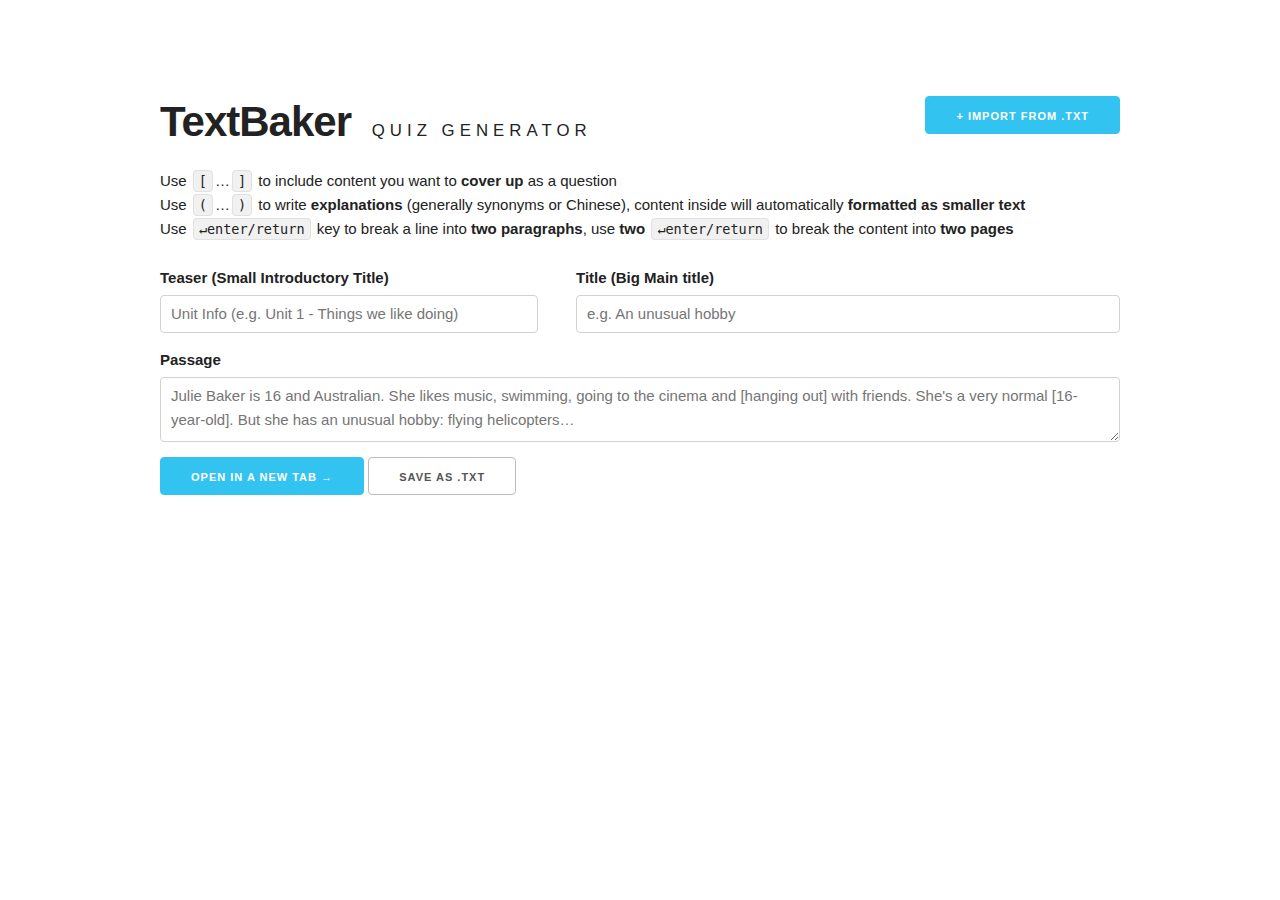
<file: index.html>
<!DOCTYPE html>
<html lang="en">
	<head>
		<meta charset="utf-8">
		<meta http-equiv="X-UA-Compatible" content="IE=edge">
		<title>TextBaker</title>
		<meta name="renderer" content="webkit">
		<meta name="viewport" content="width=device-width,minimum-scale=1.0,maximum-scale=1.0,initial-scale=1.0,user-scalable=0">
		<link rel="stylesheet" href="css/skeleton.css">
		<style>
			small{
				font-weight: 200;
				font-size: 0.4em;
				text-transform: uppercase;
				letter-spacing: 0.3em;
				margin-left: 10px;
			}
			
		</style>
	</head>
	<body>
		<div class="container">
			<div class="row">
				<div style="margin-top: 10%">
					<h2>
						<strong>TextBaker</strong>
						<small>Quiz Generator</small>
						<button id="import" class="button-primary u-pull-right">+ Import from .txt</button>
					</h2>
					<p>
						Use <code>[</code>…<code>]</code> to include content you want to <strong>cover up</strong> as a question<br/>
						Use <code>(</code>…<code>)</code> to write <strong>explanations</strong> (generally synonyms or Chinese), content inside will automatically <strong>formatted as smaller text</strong><br/>
						Use <code>↵enter/return</code> key to break a line into <strong>two paragraphs</strong>, use <strong>two</strong> <code>↵enter/return</code> to break the content into <strong>two pages</strong><br/>
					</p>
					<form action="index.php" method="post" autocomplete="off">
						<div class="row">
							<div class="five columns">
								<label for="teaaser">Teaser (Small Introductory Title)</label>
								<input name="Teaser" class="u-full-width" type="text" placeholder="Unit Info (e.g. Unit 1 - Things we like doing)" id="teaser">
							</div>
							<div class="seven columns">
								<label for="title">Title (Big Main title)</label>
								<input name="title" class="u-full-width" type="text" placeholder="e.g. An unusual hobby" id="title">
							</div>
						</div>
						<input id="file" name="file" type="hidden" value="123">
						<label for="passage">Passage</label>
						<textarea name="passage" class="twelve columns" placeholder="Julie Baker is 16 and Australian. She likes music, swimming, going to the cinema and [hanging out] with friends. She's a very normal [16-year-old]. But she has an unusual hobby: flying helicopters…" id="passage"></textarea>
						<input class="button-primary" id="open" type="submit" value="Open in a New Tab &rarr;">
						<input class="button" id="save" type="button" value="Save as .txt">
					</form>
					
				</div>
			</div>
		</div>
		
	</body>
	 <script src="js/jquery.min.js"></script>
	 <script>$('#save').click(function() {
	$('#file')[0].value=456;
	$('#open').click();
	$('#file')[0].value=123;
});
</script>
</html>
</file>
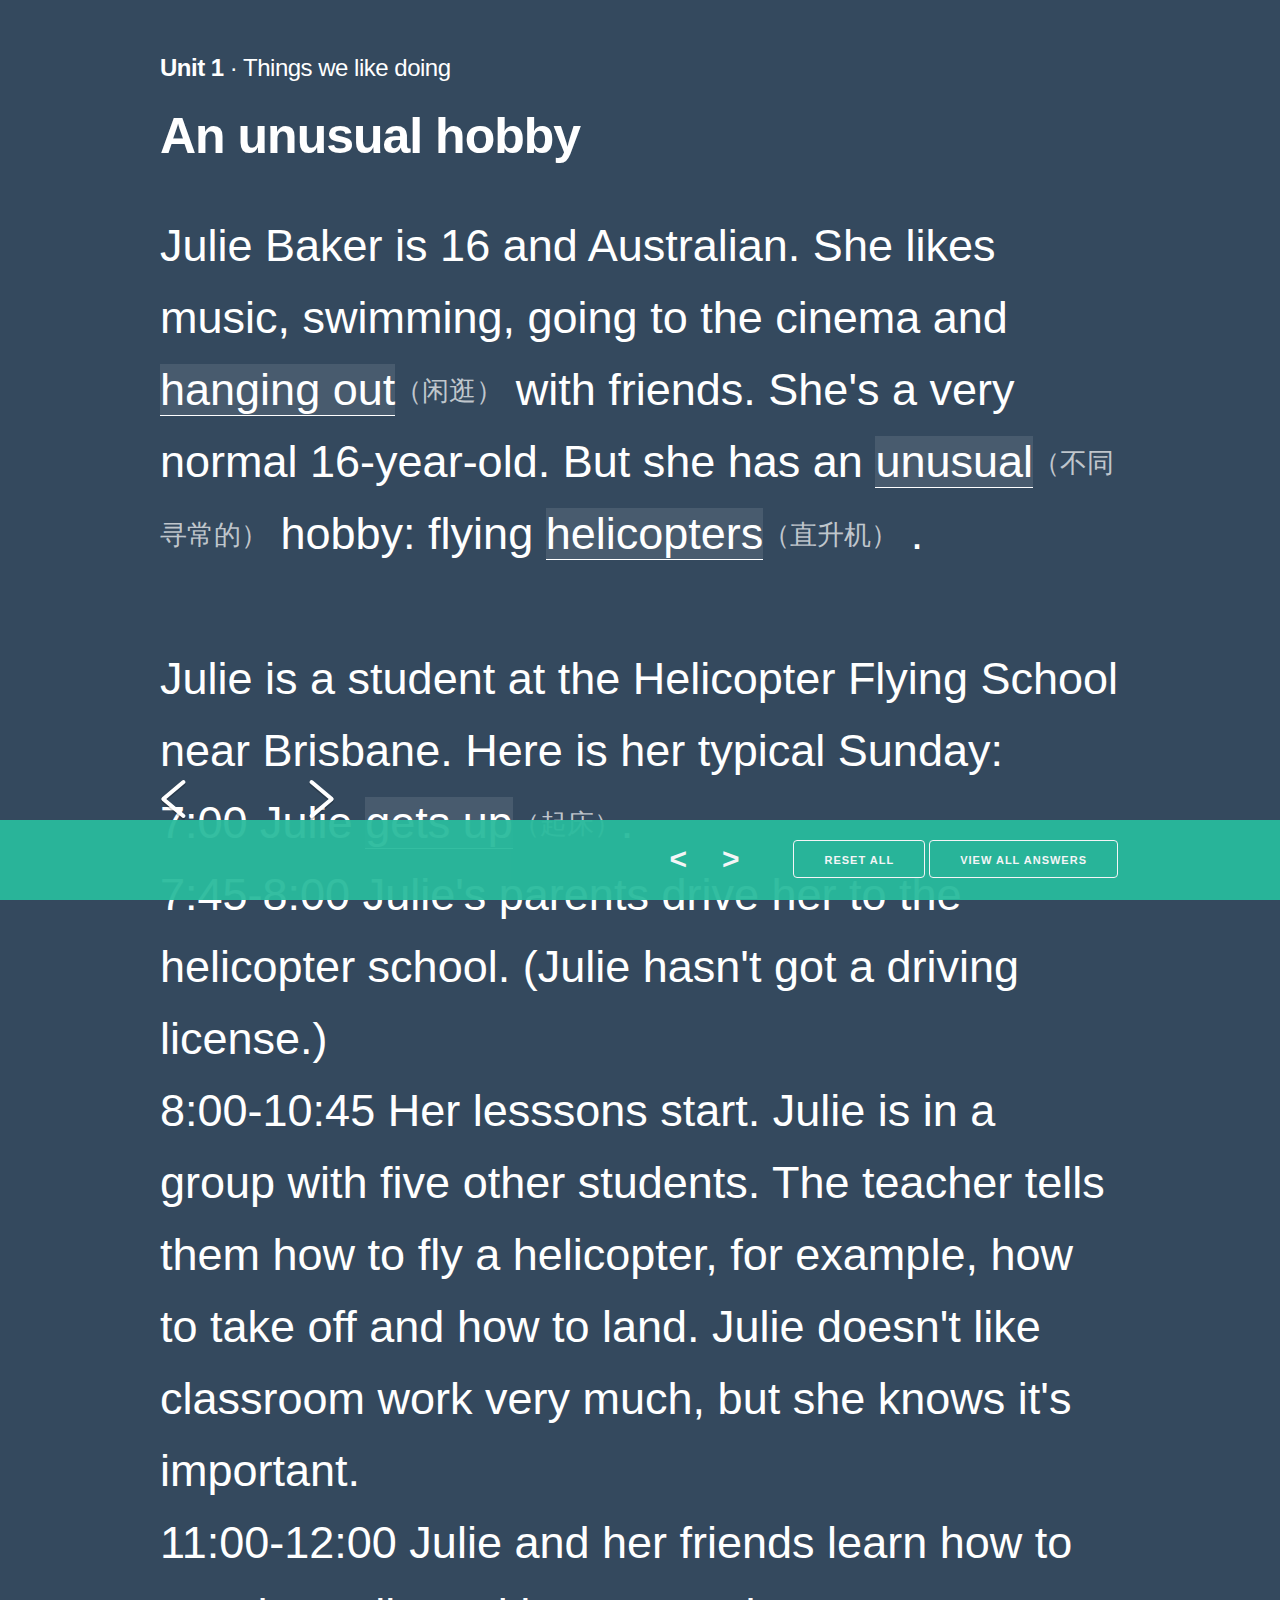
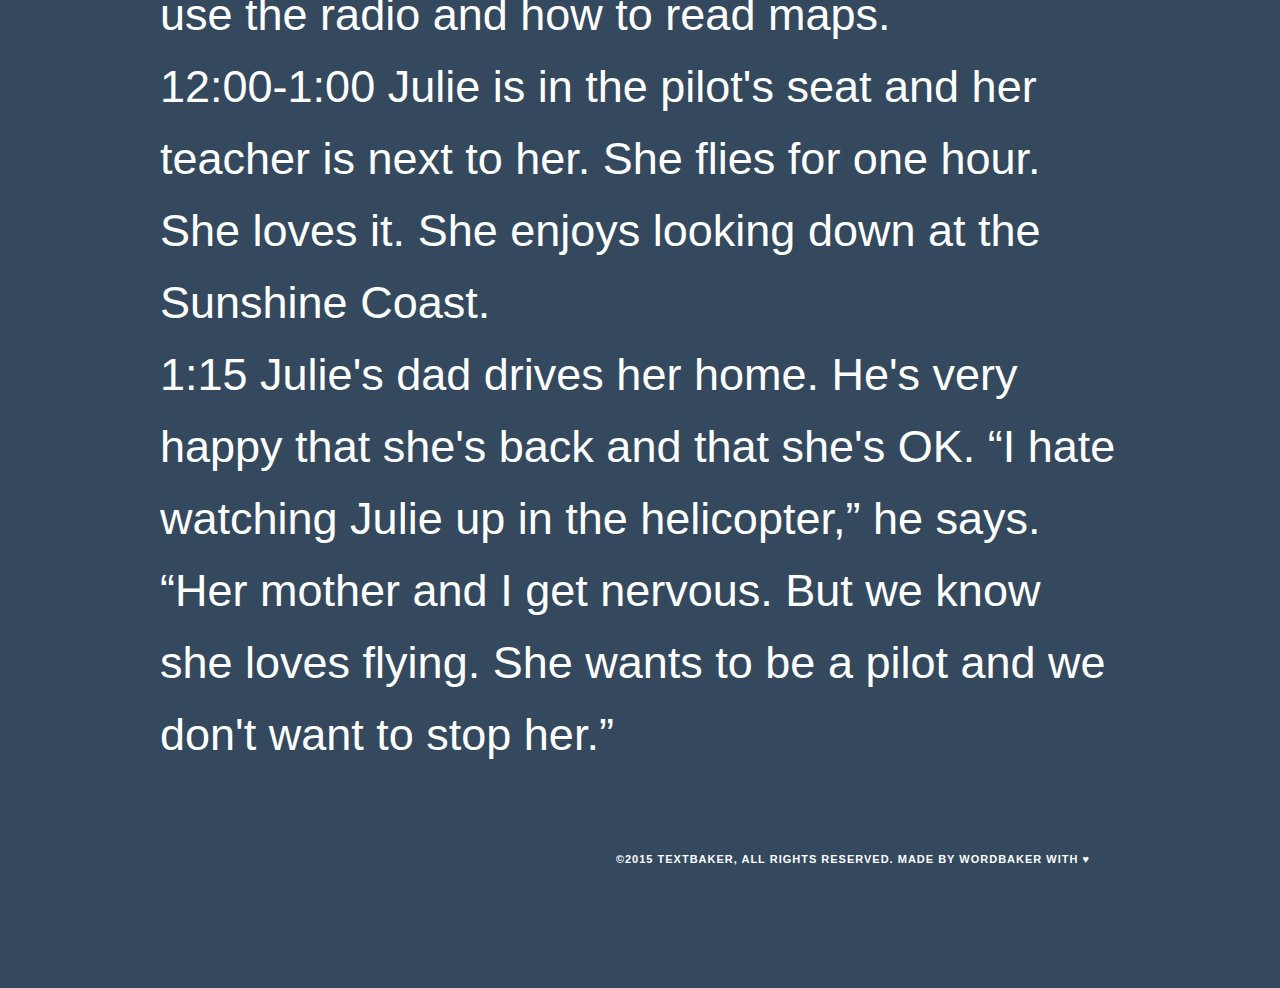
<file: view.html>
<!DOCTYPE html> 
<html lang="en">
	<head>
		<meta charset="utf-8">
		<meta http-equiv="X-UA-Compatible" content="IE=edge">
		<title>TextBaker</title>
		<meta name="renderer" content="webkit">
		<meta name="viewport" content="width=device-width,minimum-scale=1.0,maximum-scale=1.0,initial-scale=1.0,user-scalable=0">
		<link rel="stylesheet" href="css/skeleton.css">
		<link rel="stylesheet" href="css/main.css">
		 <script src="js/jquery.min.js"></script>
		
		
		
	</head>
	<body>
		<div class="container">
			<div class="site-wrapper">
				<div class="site-wrapper-inner">
					<div class="row content">
						<div id="dynamicarea">
							<h5><strong>Unit 1</strong> · Things we like doing</h5>
							<h1>An unusual hobby</h1>
							<p>Julie Baker is 16 and Australian. She likes music, swimming, going to the cinema and <span class="reveal">hanging out</span><small>（闲逛）</small> with friends. She's a very normal 16-year-old. But she has an <span class="reveal">unusual</span><small>（不同寻常的）</small> hobby: flying <span class="reveal">helicopters</span><small>（直升机）</small> .</p><p>
			Julie is a student at the Helicopter Flying School near Brisbane. Here is her typical Sunday:<br/>
				7:00    Julie <span class="reveal">gets up</span><small>（起床）</small>. <br/>
			7:45-8:00    Julie's parents drive her to the helicopter school. (Julie hasn't got a driving license.) <br/>8:00-10:45    Her lesssons start. Julie is in a group with five other students. The teacher tells them how to fly a helicopter, for example, how to take off and how to land. Julie doesn't like classroom work very much, but she knows it's important. <br/>
			11:00-12:00     Julie and her friends learn how to use the radio and how to read maps. <br/>
			12:00-1:00     Julie is in the pilot's seat and her teacher is next to her. She flies for one hour. She loves it. She enjoys looking down at the Sunshine Coast. <br/>
			1:15     Julie's dad drives her home. He's very happy that she's back and that she's OK. “I hate watching Julie up in the helicopter,” he says. “Her mother and I get nervous. But we know she loves flying. She wants to be a pilot and we don't want to stop her.” </p>
						</div>
						<a class="button button-link u-pull-right footeralign" href="http://baker.cyfls.cn" target="_blank">&copy;2015 TextBaker, All rights Reserved. Made by WordBaker with &hearts;</a>

					</div>
					<div class="row controls">
						<div id="wordsta" class='counter'></div>

						<button id="preword" class="paginate left"><i></i><i></i></button>
						<button id="nxtword" class="paginate right"><i></i><i></i></button>
					</div>
				</div>
				
			</div>
		</div>
		<div class="controls-background">
			<div class="container">
				<button id="showall" class="button-white u-pull-right footeralign">View All Answers</button>
				<button id="resetall" class="button-white u-pull-right footeralign">Reset All</button>
				<button id="nxtpage" class="disabled button-link u-pull-right footeralign pagination" style="margin-right:36px;">&gt;</button>
				<p class="u-pull-right footeralign pagination" id="pagination" style="margin-top:28px;"></p>
				<button id="prepage" class="button-link u-pull-right footeralign pagination">&lt;</button>
			</div>
		</div>
	</body>
	 <script src="js/main.js"></script>
</html>
</file>
<file: css/skeleton.css>
/*
* Skeleton V2.0.4
* Copyright 2014, Dave Gamache
* www.getskeleton.com
* Free to use under the MIT license.
* http://www.opensource.org/licenses/mit-license.php
* 12/29/2014
*/


/* Table of contents
––––––––––––––––––––––––––––––––––––––––––––––––––
- Normalize
- Grid
- Base Styles
- Typography
- Links
- Buttons
- Forms
- Lists
- Code
- Tables
- Spacing
- Utilities
- Clearing
- Media Queries
*/


/* Normalize
–––––––––––––––––––––––––––––––––––––––––––––––––– */
 html {font-family: sans-serif;-ms-text-size-adjust: 100%;-webkit-text-size-adjust: 100%;}body {margin: 0;}article, aside, details, figcaption, figure, footer, header, hgroup, main, menu, nav, section, summary {display: block;}audio, canvas, progress, video {display: inline-block;vertical-align: baseline;}audio:not([controls]) {display: none;height: 0;}[hidden], template {display: none;}a {background-color: transparent;}a:active, a:hover {outline: 0;}abbr[title] {border-bottom: 1px dotted;}b, strong {font-weight: bold;}dfn {font-style: italic;}h1 {font-size: 2em;margin: 0.67em 0;}mark {background: #ff0;color: #000;}small {font-size: 80%;}sub, sup {font-size: 75%;line-height: 0;position: relative;vertical-align: baseline;}sup {top: -0.5em;}sub {bottom: -0.25em;}img {border: 0;}svg:not(:root) {overflow: hidden;}figure {margin: 1em 40px;}hr {-moz-box-sizing: content-box;box-sizing: content-box;height: 0;}pre {overflow: auto;}code, kbd, pre, samp {font-family: monospace, monospace;font-size: 1em;}button, input, optgroup, select, textarea {color: inherit;font: inherit;margin: 0;}button {overflow: visible;}button, select {text-transform: none;}button, html input[type="button"], input[type="reset"], input[type="submit"] {-webkit-appearance: button;cursor: pointer;}button[disabled], html input[disabled] {cursor: default;}button::-moz-focus-inner, input::-moz-focus-inner {border: 0;padding: 0;}input {line-height: normal;}input[type="checkbox"], input[type="radio"] {box-sizing: border-box;padding: 0;}input[type="number"]::-webkit-inner-spin-button, input[type="number"]::-webkit-outer-spin-button {height: auto;}input[type="search"] {-webkit-appearance: textfield;-moz-box-sizing: content-box;-webkit-box-sizing: content-box;box-sizing: content-box;}input[type="search"]::-webkit-search-cancel-button, input[type="search"]::-webkit-search-decoration {-webkit-appearance: none;}fieldset {border: 1px solid #c0c0c0;margin: 0 2px;padding: 0.35em 0.625em 0.75em;}legend {border: 0;padding: 0;}textarea {overflow: auto;}optgroup {font-weight: bold;}table {border-collapse: collapse;border-spacing: 0;}td, th {padding: 0;}

/* Grid
–––––––––––––––––––––––––––––––––––––––––––––––––– */
.container {
  position: relative;
  width: 100%;
  max-width: 960px;
  margin: 0 auto;
  padding: 0 20px;
  box-sizing: border-box; }
.column,
.columns {
  width: 100%;
  float: left;
  box-sizing: border-box; }

/* For devices larger than 400px */
@media (min-width: 400px) {
  .container {
    width: 85%;
    padding: 0; }
}

/* For devices larger than 550px */
@media (min-width: 550px) {
  .container {
    width: 80%; }
  .column,
  .columns {
    margin-left: 4%; }
  .column:first-child,
  .columns:first-child {
    margin-left: 0; }

  .one.column,
  .one.columns                    { width: 4.66666666667%; }
  .two.columns                    { width: 13.3333333333%; }
  .three.columns                  { width: 22%;            }
  .four.columns                   { width: 30.6666666667%; }
  .five.columns                   { width: 39.3333333333%; }
  .six.columns                    { width: 48%;            }
  .seven.columns                  { width: 56.6666666667%; }
  .eight.columns                  { width: 65.3333333333%; }
  .nine.columns                   { width: 74.0%;          }
  .ten.columns                    { width: 82.6666666667%; }
  .eleven.columns                 { width: 91.3333333333%; }
  .twelve.columns                 { width: 100%; margin-left: 0; }

  .one-third.column               { width: 30.6666666667%; }
  .two-thirds.column              { width: 65.3333333333%; }

  .one-half.column                { width: 48%; }

  /* Offsets */
  .offset-by-one.column,
  .offset-by-one.columns          { margin-left: 8.66666666667%; }
  .offset-by-two.column,
  .offset-by-two.columns          { margin-left: 17.3333333333%; }
  .offset-by-three.column,
  .offset-by-three.columns        { margin-left: 26%;            }
  .offset-by-four.column,
  .offset-by-four.columns         { margin-left: 34.6666666667%; }
  .offset-by-five.column,
  .offset-by-five.columns         { margin-left: 43.3333333333%; }
  .offset-by-six.column,
  .offset-by-six.columns          { margin-left: 52%;            }
  .offset-by-seven.column,
  .offset-by-seven.columns        { margin-left: 60.6666666667%; }
  .offset-by-eight.column,
  .offset-by-eight.columns        { margin-left: 69.3333333333%; }
  .offset-by-nine.column,
  .offset-by-nine.columns         { margin-left: 78.0%;          }
  .offset-by-ten.column,
  .offset-by-ten.columns          { margin-left: 86.6666666667%; }
  .offset-by-eleven.column,
  .offset-by-eleven.columns       { margin-left: 95.3333333333%; }

  .offset-by-one-third.column,
  .offset-by-one-third.columns    { margin-left: 34.6666666667%; }
  .offset-by-two-thirds.column,
  .offset-by-two-thirds.columns   { margin-left: 69.3333333333%; }

  .offset-by-one-half.column,
  .offset-by-one-half.columns     { margin-left: 52%; }

}


/* Base Styles
–––––––––––––––––––––––––––––––––––––––––––––––––– */
/* NOTE
html is set to 62.5% so that all the REM measurements throughout Skeleton
are based on 10px sizing. So basically 1.5rem = 15px :) */
html {
  font-size: 62.5%; }
body {
  font-size: 1.5em; /* currently ems cause chrome bug misinterpreting rems on body element */
  line-height: 1.6;
  font-weight: 400;
  font-family: "Segoe UI", HelveticaNeue, 思源黑体, "思源黑体 CN", "思源黑体 SC", NotoSansCJKsc, NotoSansCJK, SourceHanSansSC, SourceHanSansCN, SourceHansSans, Calibri, Verdana, MicrosoftYaHei, 微软雅黑, MicrosoftYaHeiUI, Arial, STXihei, 华文细黑, STHeiti, 华文黑体, 黑体, sans-serif;
  color: #222; }


/* Typography
–––––––––––––––––––––––––––––––––––––––––––––––––– */
h1, h2, h3, h4, h5, h6 {
  margin-top: 0;
  margin-bottom: 2rem;
  font-weight: 300; }
h1 { font-size: 4.0rem; line-height: 1.2;  letter-spacing: -.1rem;}
h2 { font-size: 3.6rem; line-height: 1.25; letter-spacing: -.1rem; }
h3 { font-size: 3.0rem; line-height: 1.3;  letter-spacing: -.1rem; }
h4 { font-size: 2.4rem; line-height: 1.35; letter-spacing: -.08rem; }
h5 { font-size: 1.8rem; line-height: 1.5;  letter-spacing: -.05rem; }
h6 { font-size: 1.5rem; line-height: 1.6;  letter-spacing: 0; }

/* Larger than phablet */
@media (min-width: 550px) {
  h1 { font-size: 5.0rem; }
  h2 { font-size: 4.2rem; }
  h3 { font-size: 3.6rem; }
  h4 { font-size: 3.0rem; }
  h5 { font-size: 2.4rem; }
  h6 { font-size: 1.5rem; }
}

p {
  margin-top: 0; }


/* Links
–––––––––––––––––––––––––––––––––––––––––––––––––– */
a {
  color: #1EAEDB; }
a:hover {
  color: #0FA0CE; }


/* Buttons
–––––––––––––––––––––––––––––––––––––––––––––––––– */
.button,
button,
input[type="submit"],
input[type="reset"],
input[type="file"],
input[type="button"] {
  display: inline-block;
  height: 38px;
  padding: 0 30px;
  color: #555;
  text-align: center;
  font-size: 11px;
  font-weight: 600;
  line-height: 38px;
  letter-spacing: .1rem;
  text-transform: uppercase;
  text-decoration: none;
  white-space: nowrap;
  background-color: transparent;
  border-radius: 4px;
  border: 1px solid #bbb;
  cursor: pointer;
  box-sizing: border-box;
  transition: background-color 0.25s ease-in-out,color 0.25s ease-in-out;
  -moz-transition:background-color 0.25s ease-in-out,color 0.25s ease-in-out;
  -webkit-transition:background-color 0.25s ease-in-out,color 0.25s ease-in-out;}
.button:hover,
button:hover,
input[type="submit"]:hover,
input[type="reset"]:hover,
input[type="file"]:hover,
input[type="button"]:hover,
.button:focus,
button:focus,
input[type="submit"]:focus,
input[type="reset"]:focus,
input[type="file"]:focus,
input[type="button"]:focus {
  color: #333;
  border-color: #888;
  outline: 0; }
.button.button-primary,
button.button-primary,
input[type="submit"].button-primary,
input[type="reset"].button-primary,
input[type="file"].button-primary,
input[type="button"].button-primary {
  color: #FFF;
  background-color: #33C3F0;
  border-color: #33C3F0; }
.button.button-primary:hover,
button.button-primary:hover,
input[type="submit"].button-primary:hover,
input[type="reset"].button-primary:hover,
input[type="file"].button-primary:hover,
input[type="button"].button-primary:hover,
.button.button-primary:focus,
button.button-primary:focus,
input[type="submit"].button-primary:focus,
input[type="reset"].button-primary:focus,
input[type="file"].button-primary:focus,
input[type="button"].button-primary:focus {
  color: #FFF;
  background-color: #1EAEDB;
  border-color: #1EAEDB; }
.button.button-white,
button.button-white,
input[type="submit"].button-white,
input[type="reset"].button-white,
input[type="file"].button-white,
input[type="button"].button-white {
  color: #FFF;
  background-color: #29BB9C;
  border-color: #FFF; }
.button.button-white:hover,
button.button-white:hover,
input[type="submit"].button-white:hover,
input[type="reset"].button-white:hover,
input[type="file"].button-white:hover,
input[type="button"].button-white:hover,
.button.button-white:focus,
button.button-white:focus,
input[type="submit"].button-white:focus,
input[type="reset"].button-white:focus,
input[type="file"].button-white:focus,
input[type="button"].button-white:focus {
  color: #29BB9C;
  background-color: #FFF;
  border-color: #FFF; }
.button.button-link,
button.button-link,
input[type="submit"].button-link,
input[type="reset"].button-link,
input[type="file"].button-link,
input[type="button"].button-link {
  color: #FFF;
  background-color: none;
  border: none; }
.button.button-link:hover,
button.button-link:hover,
input[type="submit"].button-link:hover,
input[type="reset"].button-link:hover,
input[type="file"].button-link:hover,
input[type="button"].button-link:hover,
.button.button-link:focus,
button.button-link:focus,
input[type="submit"].button-link:focus,
input[type="reset"].button-link:focus,
input[type="file"].button-link:focus,
input[type="button"].button-link:focus {
  color: #FFF;
  background-color: none;
  border: none; }


/* Forms
–––––––––––––––––––––––––––––––––––––––––––––––––– */
input[type="email"],
input[type="number"],
input[type="search"],
input[type="text"],
input[type="tel"],
input[type="url"],
input[type="password"],
textarea,
select {
  height: 38px;
  padding: 6px 10px; /* The 6px vertically centers text on FF, ignored by Webkit */
  background-color: #fff;
  border: 1px solid #D1D1D1;
  border-radius: 4px;
  box-shadow: none;
  box-sizing: border-box; }
/* Removes awkward default styles on some inputs for iOS */
input[type="email"],
input[type="number"],
input[type="search"],
input[type="text"],
input[type="tel"],
input[type="url"],
input[type="password"],
textarea {
  -webkit-appearance: none;
     -moz-appearance: none;
          appearance: none; }
textarea {
  min-height: 65px;
  padding-top: 6px;
  padding-bottom: 6px; }
input[type="email"]:focus,
input[type="number"]:focus,
input[type="search"]:focus,
input[type="text"]:focus,
input[type="tel"]:focus,
input[type="url"]:focus,
input[type="password"]:focus,
textarea:focus,
select:focus {
  border: 1px solid #33C3F0;
  outline: 0; }
label,
legend {
  display: block;
  margin-bottom: .5rem;
  font-weight: 600; }
fieldset {
  padding: 0;
  border-width: 0; }
input[type="checkbox"],
input[type="radio"] {
  display: inline; }
label > .label-body {
  display: inline-block;
  margin-left: .5rem;
  font-weight: normal; }


/* Lists
–––––––––––––––––––––––––––––––––––––––––––––––––– */
ul {
  list-style: circle inside; }
ol {
  list-style: decimal inside; }
ol, ul {
  padding-left: 0;
  margin-top: 0; }
ul ul,
ul ol,
ol ol,
ol ul {
  margin: 1.5rem 0 1.5rem 3rem;
  font-size: 90%; }
li {
  margin-bottom: 1rem; }


/* Code
–––––––––––––––––––––––––––––––––––––––––––––––––– */
code {
  padding: .2rem .5rem;
  margin: 0 .2rem;
  font-size: 90%;
  white-space: nowrap;
  background: #F1F1F1;
  border: 1px solid #E1E1E1;
  border-radius: 4px; }
pre > code {
  display: block;
  padding: 1rem 1.5rem;
  white-space: pre; }


/* Tables
–––––––––––––––––––––––––––––––––––––––––––––––––– */
th,
td {
  padding: 12px 15px;
  text-align: left;
  border-bottom: 1px solid #E1E1E1; }
th:first-child,
td:first-child {
  padding-left: 0; }
th:last-child,
td:last-child {
  padding-right: 0; }


/* Spacing
–––––––––––––––––––––––––––––––––––––––––––––––––– */
button,
.button {
  margin-bottom: 1rem; }
input,
textarea,
select,
fieldset {
  margin-bottom: 1.5rem; }
pre,
blockquote,
dl,
figure,
table,
p,
ul,
ol,
form {
  margin-bottom: 2.5rem; }


/* Utilities
–––––––––––––––––––––––––––––––––––––––––––––––––– */
.u-full-width {
  width: 100%;
  box-sizing: border-box; }
.u-max-full-width {
  max-width: 100%;
  box-sizing: border-box; }
.u-pull-right {
  float: right; }
.u-pull-left {
  float: left; }


/* Misc
–––––––––––––––––––––––––––––––––––––––––––––––––– */
hr {
  margin-top: 3rem;
  margin-bottom: 3.5rem;
  border-width: 0;
  border-top: 1px solid #E1E1E1; }


/* Clearing
–––––––––––––––––––––––––––––––––––––––––––––––––– */

/* Self Clearing Goodness */
.container:after,
.row:after,
.u-cf {
  content: "";
  display: table;
  clear: both; }


/* Media Queries
–––––––––––––––––––––––––––––––––––––––––––––––––– */
/*
Note: The best way to structure the use of media queries is to create the queries
near the relevant code. For example, if you wanted to change the styles for buttons
on small devices, paste the mobile query code up in the buttons section and style it
there.
*/


/* Larger than mobile */
@media (min-width: 400px) {}

/* Larger than phablet (also point when grid becomes active) */
@media (min-width: 550px) {}

/* Larger than tablet */
@media (min-width: 750px) {}

/* Larger than desktop */
@media (min-width: 1000px) {}

/* Larger than Desktop HD */
@media (min-width: 1200px) {}
</file>
<file: css/main.css>
@CHARSET "UTF-8";

			html,body {
				height: 100%;
				background-color: #34495E;
				color: #fff;
			}
			.site-wrapper {
				min-height: 100%;
				height: 100%;
				display: table;
			}
			.site-wrapper-inner {
				display: table-cell;
				vertical-align: middle;
			}
			.content {
				padding-top: 50px;
				padding-bottom: 100px;
			}
			.controls {
				position: fixed;
				bottom: 0;
				text-align: center;
				height: 90px;
				z-index: 2;
				margin-left: auto;
				margin-right: auto;
			}
			.controls-background {
				position: fixed;
				bottom: 0;
				height: 80px;
				width: 100%;
				background-color: #29BB9C;
				opacity: 0.95;
				z-index: 1;
			}
			#dynamicarea > p {
				font-size: 3em;
				padding: 24px 0;
			}
			#dynamicarea > h1 {
				font-weight: bold;
			}
			small {
				font-size: 0.6em;
				color: rgba(255,255,255,0.7);
				position: relative;
				bottom: 5px;
			}
			#dynamicarea > p > span {
				background-color:rgba(255,255,255,1);
				border-bottom: 1px solid #fff;
				transition: background-color 0.5s ease-in-out;
				-moz-transition:background-color 0.5s ease-in-out;
				-webkit-transition:background-color 0.5s ease-in-out;
			}
			#dynamicarea > p > span.reveal {
				background-color:rgba(255,255,255,0.1);
			}
			button {
				margin: 0 2px;
			}
			button.pagination {
				padding-left: 15px;
				padding-right: 15px;
				font-size: 30px;
			}
			.footeralign {
				margin-top: 20px; 
			}

			<!-- 前后按钮 -->
body {}
button.paginate {
  -webkit-appearance: none;
  border: 0; }

.paginate {
  position: static;
  width: 30px;
  height: 30px;
  cursor: pointer;
  -webkit-transform: translate3d(0, 0, 0);
          transform: translate3d(0, 0, 0);
  top: 0;
  margin-top: -20px;
  -webkit-filter: drop-shadow(0 2px 0px rgba(0, 0, 0, 0.2)); }
  .paginate i {
    position: absolute;
    top: 0;
    left: 0;
    width: 30px;
    height: 4px;
    border-radius: 2.5px;
    background: #fff;
    transition: all 0.15s ease; }
  .paginate.left {
    margin-right: 75px; }
    .paginate.left i {
      -webkit-transform-origin: 0% 50%;
          -ms-transform-origin: 0% 50%;
              transform-origin: 0% 50%; }
    .paginate.left i:first-child {
      -webkit-transform: translate(0, -1px) rotate(40deg);
          -ms-transform: translate(0, -1px) rotate(40deg);
              transform: translate(0, -1px) rotate(40deg); }
    .paginate.left i:last-child {
      -webkit-transform: translate(0, 1px) rotate(-40deg);
          -ms-transform: translate(0, 1px) rotate(-40deg);
              transform: translate(0, 1px) rotate(-40deg); }
    .paginate.left:hover i:first-child {
      -webkit-transform: translate(0, -1px) rotate(30deg);
          -ms-transform: translate(0, -1px) rotate(30deg);
              transform: translate(0, -1px) rotate(30deg); }
    .paginate.left:hover i:last-child {
      -webkit-transform: translate(0, 1px) rotate(-30deg);
          -ms-transform: translate(0, 1px) rotate(-30deg);
              transform: translate(0, 1px) rotate(-30deg); }
    .paginate.left:active i:first-child {
      -webkit-transform: translate(1px, -1px) rotate(25deg);
          -ms-transform: translate(1px, -1px) rotate(25deg);
              transform: translate(1px, -1px) rotate(25deg); }
    .paginate.left:active i:last-child {
      -webkit-transform: translate(1px, 1px) rotate(-25deg);
          -ms-transform: translate(1px, 1px) rotate(-25deg);
              transform: translate(1px, 1px) rotate(-25deg); }
    .paginate.left[data-state=disabled] i:first-child {
      -webkit-transform: translate(-5px, 0) rotate(0deg);
          -ms-transform: translate(-5px, 0) rotate(0deg);
              transform: translate(-5px, 0) rotate(0deg); }
    .paginate.left[data-state=disabled] i:last-child {
      -webkit-transform: translate(-5px, -0) rotate(-0deg);
          -ms-transform: translate(-5px, -0) rotate(-0deg);
              transform: translate(-5px, -0) rotate(-0deg); }
    .paginate.left[data-state=disabled]:hover i:first-child {
      -webkit-transform: translate(-5px, 0) rotate(0deg);
          -ms-transform: translate(-5px, 0) rotate(0deg);
              transform: translate(-5px, 0) rotate(0deg); }
    .paginate.left[data-state=disabled]:hover i:last-child {
      -webkit-transform: translate(-5px, -0) rotate(-0deg);
          -ms-transform: translate(-5px, -0) rotate(-0deg);
              transform: translate(-5px, -0) rotate(-0deg); }
    .paginate.right i {
      -webkit-transform-origin: 100% 50%;
          -ms-transform-origin: 100% 50%;
              transform-origin: 100% 50%; }
    .paginate.right i:first-child {
      -webkit-transform: translate(0, 1px) rotate(40deg);
          -ms-transform: translate(0, 1px) rotate(40deg);
              transform: translate(0, 1px) rotate(40deg); }
    .paginate.right i:last-child {
      -webkit-transform: translate(0, -1px) rotate(-40deg);
          -ms-transform: translate(0, -1px) rotate(-40deg);
              transform: translate(0, -1px) rotate(-40deg); }
    .paginate.right:hover i:first-child {
      -webkit-transform: translate(0, 1px) rotate(30deg);
          -ms-transform: translate(0, 1px) rotate(30deg);
              transform: translate(0, 1px) rotate(30deg); }
    .paginate.right:hover i:last-child {
      -webkit-transform: translate(0, -1px) rotate(-30deg);
          -ms-transform: translate(0, -1px) rotate(-30deg);
              transform: translate(0, -1px) rotate(-30deg); }
    .paginate.right:active i:first-child {
      -webkit-transform: translate(1px, 1px) rotate(25deg);
          -ms-transform: translate(1px, 1px) rotate(25deg);
              transform: translate(1px, 1px) rotate(25deg); }
    .paginate.right:active i:last-child {
      -webkit-transform: translate(1px, -1px) rotate(-25deg);
          -ms-transform: translate(1px, -1px) rotate(-25deg);
              transform: translate(1px, -1px) rotate(-25deg); }
    .paginate.right[data-state=disabled] i:first-child {
      -webkit-transform: translate(5px, 0) rotate(0deg);
          -ms-transform: translate(5px, 0) rotate(0deg);
              transform: translate(5px, 0) rotate(0deg); }
    .paginate.right[data-state=disabled] i:last-child {
      -webkit-transform: translate(5px, -0) rotate(-0deg);
          -ms-transform: translate(5px, -0) rotate(-0deg);
              transform: translate(5px, -0) rotate(-0deg); }
    .paginate.right[data-state=disabled]:hover i:first-child {
      -webkit-transform: translate(5px, 0) rotate(0deg);
          -ms-transform: translate(5px, 0) rotate(0deg);
              transform: translate(5px, 0) rotate(0deg); }
    .paginate.right[data-state=disabled]:hover i:last-child {
      -webkit-transform: translate(5px, -0) rotate(-0deg);
          -ms-transform: translate(5px, -0) rotate(-0deg);
              transform: translate(5px, -0) rotate(-0deg); }
  .paginate[data-state=disabled] {
    opacity: 0.3;
    cursor: default; }

.counter {
  text-align: center;
  position: relative;
  top: 24px;
  right: 13px;
  width: 100%;
  font-size: 30px;
  text-shadow: 0px 2px 0px rgba(0, 0, 0, 0.2);
  color: #fff; }
</file>
